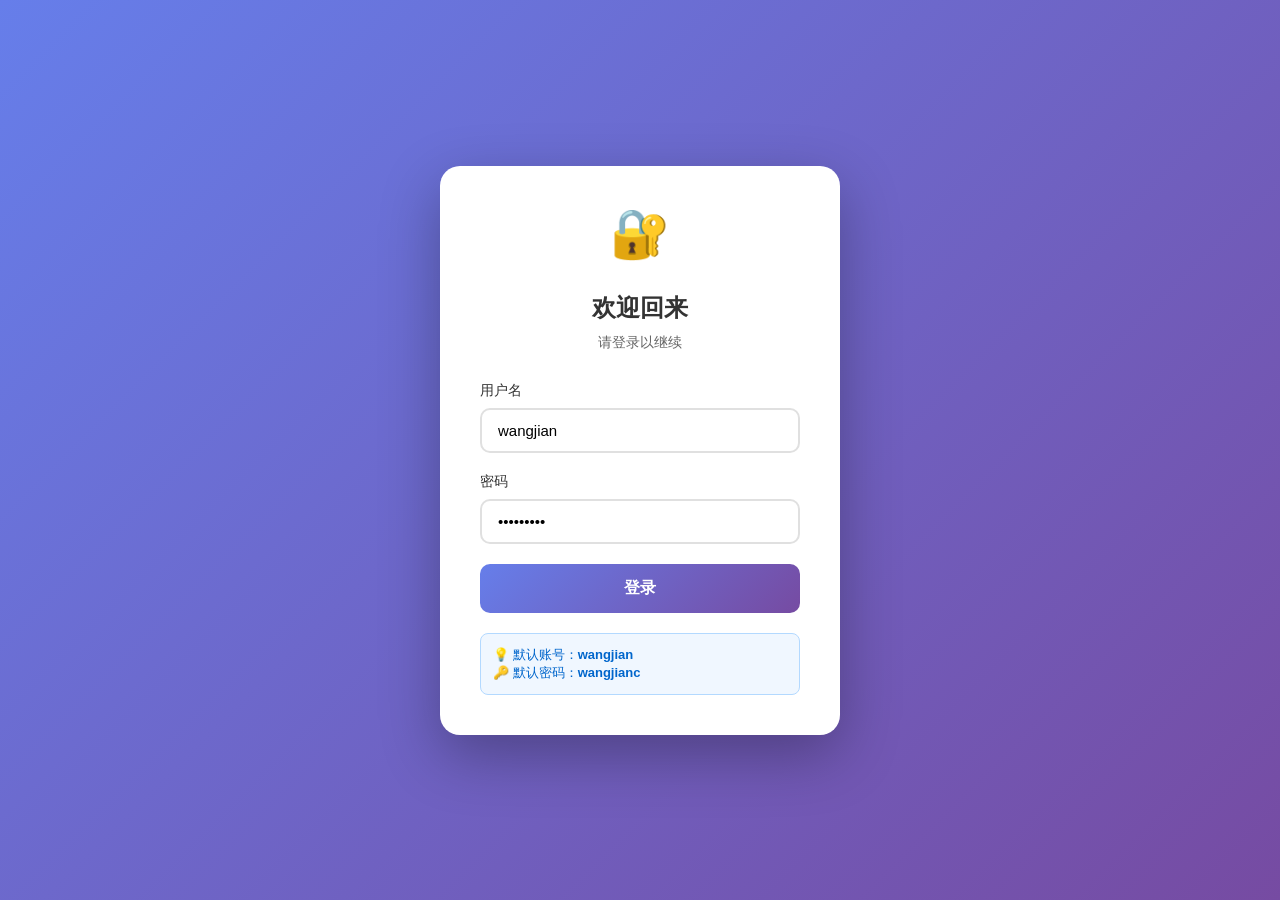
<file: chat-website/login.html>
<!DOCTYPE html>
<html lang="zh-CN">
<head>
    <meta charset="UTF-8">
    <meta name="viewport" content="width=device-width, initial-scale=1.0">
    <title>登录 - 对话系统</title>
    <style>
        * {
            margin: 0;
            padding: 0;
            box-sizing: border-box;
        }

        body {
            font-family: -apple-system, BlinkMacSystemFont, "Segoe UI", Roboto, "Helvetica Neue", Arial, sans-serif;
            background: linear-gradient(135deg, #667eea 0%, #764ba2 100%);
            min-height: 100vh;
            display: flex;
            justify-content: center;
            align-items: center;
            padding: 20px;
        }

        .login-container {
            background: white;
            border-radius: 20px;
            box-shadow: 0 20px 60px rgba(0, 0, 0, 0.3);
            padding: 40px;
            width: 100%;
            max-width: 400px;
            animation: slideIn 0.5s ease-out;
        }

        @keyframes slideIn {
            from {
                opacity: 0;
                transform: translateY(-20px);
            }
            to {
                opacity: 1;
                transform: translateY(0);
            }
        }

        .logo {
            text-align: center;
            margin-bottom: 30px;
            font-size: 48px;
        }

        h1 {
            text-align: center;
            color: #333;
            margin-bottom: 10px;
            font-size: 24px;
        }

        .subtitle {
            text-align: center;
            color: #666;
            margin-bottom: 30px;
            font-size: 14px;
        }

        .form-group {
            margin-bottom: 20px;
        }

        label {
            display: block;
            color: #333;
            margin-bottom: 8px;
            font-size: 14px;
            font-weight: 500;
        }

        input[type="text"],
        input[type="password"] {
            width: 100%;
            padding: 12px 16px;
            border: 2px solid #e0e0e0;
            border-radius: 10px;
            font-size: 15px;
            transition: border-color 0.3s;
        }

        input[type="text"]:focus,
        input[type="password"]:focus {
            outline: none;
            border-color: #667eea;
        }

        .login-btn {
            width: 100%;
            padding: 14px;
            background: linear-gradient(135deg, #667eea 0%, #764ba2 100%);
            color: white;
            border: none;
            border-radius: 10px;
            font-size: 16px;
            font-weight: 600;
            cursor: pointer;
            transition: transform 0.2s, box-shadow 0.2s;
        }

        .login-btn:hover {
            transform: translateY(-2px);
            box-shadow: 0 10px 20px rgba(102, 126, 234, 0.3);
        }

        .login-btn:active {
            transform: translateY(0);
        }

        .login-btn:disabled {
            background: #ccc;
            cursor: not-allowed;
            transform: none;
        }

        .error-message {
            background: #fee;
            color: #c33;
            padding: 12px;
            border-radius: 8px;
            margin-bottom: 20px;
            font-size: 14px;
            display: none;
        }

        .error-message.show {
            display: block;
            animation: shake 0.5s;
        }

        @keyframes shake {
            0%, 100% { transform: translateX(0); }
            25% { transform: translateX(-10px); }
            75% { transform: translateX(10px); }
        }

        .info-box {
            background: #f0f7ff;
            border: 1px solid #b3d9ff;
            padding: 12px;
            border-radius: 8px;
            margin-top: 20px;
            font-size: 13px;
            color: #0066cc;
        }

        .loading {
            display: inline-block;
            width: 14px;
            height: 14px;
            border: 2px solid #ffffff;
            border-radius: 50%;
            border-top-color: transparent;
            animation: spin 0.8s linear infinite;
            margin-left: 8px;
        }

        @keyframes spin {
            to { transform: rotate(360deg); }
        }
    </style>
</head>
<body>
    <div class="login-container">
        <div class="logo">🔐</div>
        <h1>欢迎回来</h1>
        <p class="subtitle">请登录以继续</p>

        <div class="error-message" id="errorMessage"></div>

        <form id="loginForm">
            <div class="form-group">
                <label for="username">用户名</label>
                <input
                    type="text"
                    id="username"
                    name="username"
                    placeholder="请输入用户名"
                    required
                    autocomplete="username"
                >
            </div>

            <div class="form-group">
                <label for="password">密码</label>
                <input
                    type="password"
                    id="password"
                    name="password"
                    placeholder="请输入密码"
                    required
                    autocomplete="current-password"
                >
            </div>

            <button type="submit" class="login-btn" id="loginBtn">
                登录<span class="loading" id="loading" style="display: none;"></span>
            </button>
        </form>

        <div class="info-box">
            💡 默认账号：<strong>wangjian</strong><br>
            🔑 默认密码：<strong>wangjianc</strong>
        </div>
    </div>

    <script>
        const loginForm = document.getElementById('loginForm');
        const loginBtn = document.getElementById('loginBtn');
        const loading = document.getElementById('loading');
        const errorMessage = document.getElementById('errorMessage');

        loginForm.addEventListener('submit', async (e) => {
            e.preventDefault();

            const username = document.getElementById('username').value;
            const password = document.getElementById('password').value;

            // 显示加载状态
            loginBtn.disabled = true;
            loading.style.display = 'inline-block';
            errorMessage.classList.remove('show');

            try {
                const response = await fetch('/api/login', {
                    method: 'POST',
                    headers: {
                        'Content-Type': 'application/json'
                    },
                    body: JSON.stringify({ username, password })
                });

                const data = await response.json();

                if (response.ok && data.success) {
                    // 登录成功，跳转到聊天页面
                    window.location.href = '/chat';
                } else {
                    // 显示错误信息
                    errorMessage.textContent = data.error || '登录失败，请重试';
                    errorMessage.classList.add('show');
                }
            } catch (error) {
                console.error('登录错误:', error);
                errorMessage.textContent = '网络错误，请稍后重试';
                errorMessage.classList.add('show');
            } finally {
                // 恢复按钮状态
                loginBtn.disabled = false;
                loading.style.display = 'none';
            }
        });

        // 页面加载时自动填充默认账号（开发环境）
        window.addEventListener('load', () => {
            document.getElementById('username').value = 'wangjian';
            document.getElementById('password').value = 'wangjianc';
        });
    </script>
</body>
</html>
</file>
